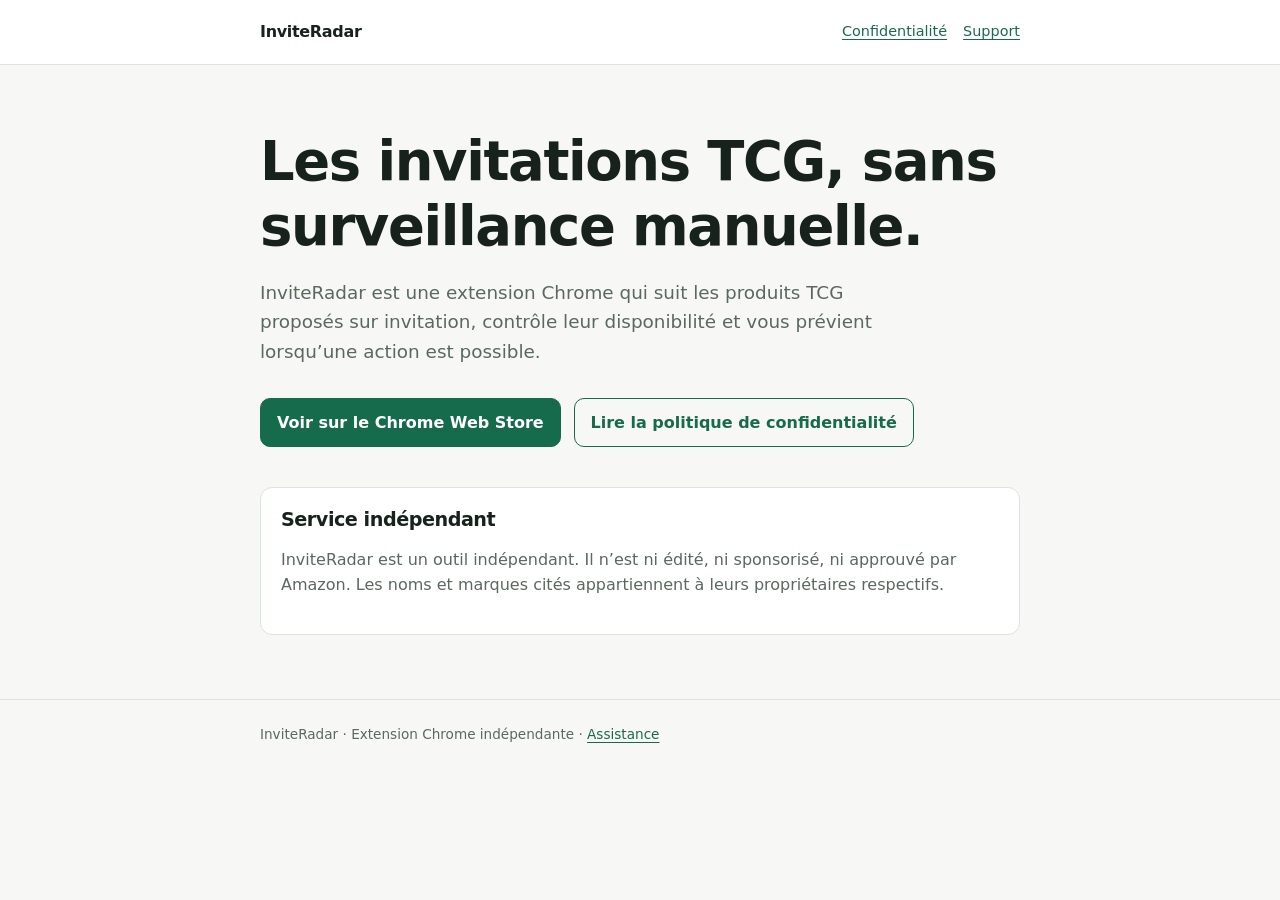
<file: index.html>
<!doctype html>
<html lang="fr">
  <head>
    <meta charset="utf-8">
    <meta name="viewport" content="width=device-width, initial-scale=1">
    <meta name="description" content="InviteRadar surveille les produits TCG proposés sur invitation et vous alerte lorsque leur état évolue.">
    <meta name="robots" content="index,follow">
    <title>InviteRadar — Alertes invitations TCG</title>
    <link rel="stylesheet" href="/styles.css">
  </head>
  <body>
    <header class="site-header">
      <div class="header-inner">
        <a class="brand" href="/">InviteRadar</a>
        <nav aria-label="Navigation principale">
          <a href="/confidentialite/">Confidentialité</a>
          <a href="/support/">Support</a>
        </nav>
      </div>
    </header>
    <main class="page">
      <h1>Les invitations TCG, sans surveillance manuelle.</h1>
      <p class="lead">
        InviteRadar est une extension Chrome qui suit les produits TCG proposés sur invitation,
        contrôle leur disponibilité et vous prévient lorsqu’une action est possible.
      </p>
      <div class="actions">
        <a class="button" href="https://chromewebstore.google.com/detail/omnadclklfdghknlhgfilpinklhgophe" rel="noopener noreferrer">Voir sur le Chrome Web Store</a>
        <a class="button secondary" href="/confidentialite/">Lire la politique de confidentialité</a>
      </div>
      <section class="card" aria-labelledby="independent-title">
        <h2 id="independent-title">Service indépendant</h2>
        <p>
          InviteRadar est un outil indépendant. Il n’est ni édité, ni sponsorisé, ni approuvé
          par Amazon. Les noms et marques cités appartiennent à leurs propriétaires respectifs.
        </p>
      </section>
    </main>
    <footer class="site-footer">
      <div class="footer-inner">InviteRadar · Extension Chrome indépendante · <a href="/support/">Assistance</a></div>
    </footer>
  </body>
</html>
</file>
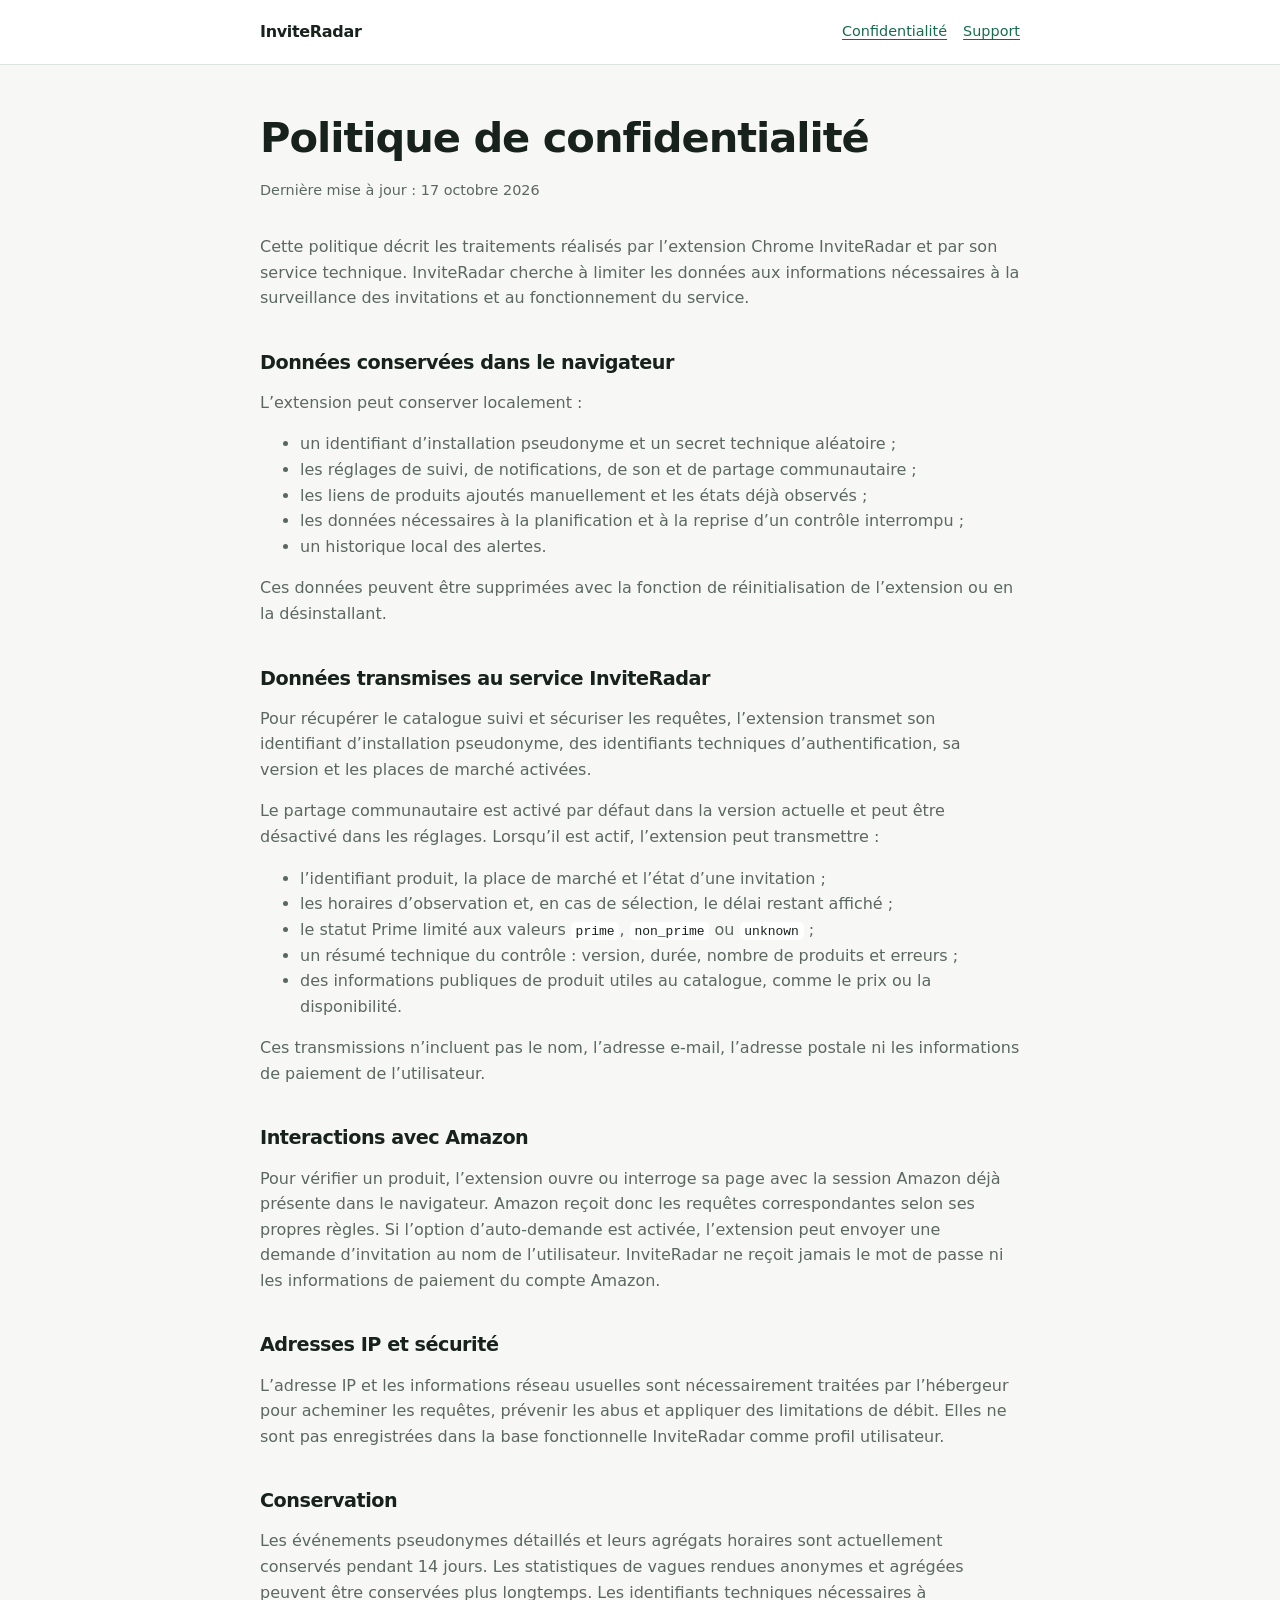
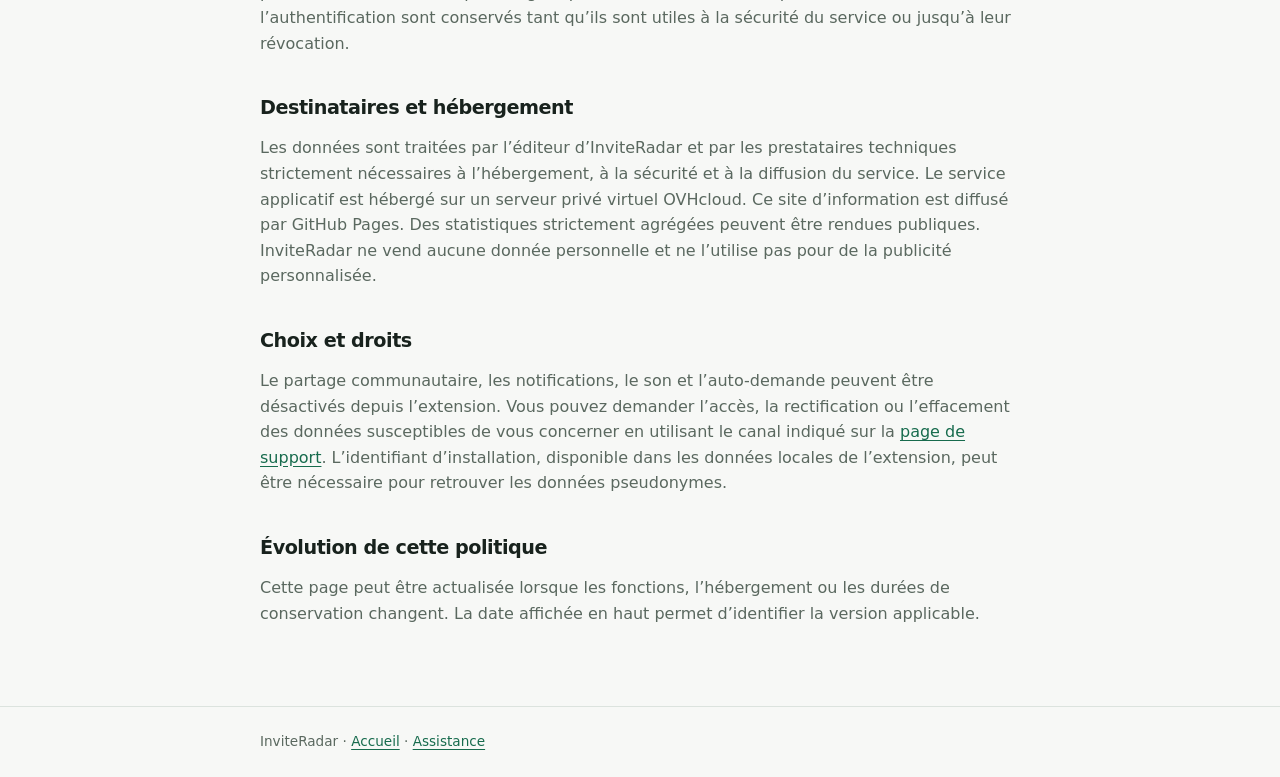
<file: confidentialite/index.html>
<!doctype html>
<html lang="fr">
  <head>
    <meta charset="utf-8">
    <meta name="viewport" content="width=device-width, initial-scale=1">
    <meta name="description" content="Politique de confidentialité de l’extension Chrome InviteRadar.">
    <meta name="robots" content="index,follow">
    <title>Politique de confidentialité — InviteRadar</title>
    <link rel="stylesheet" href="/styles.css">
  </head>
  <body>
    <header class="site-header">
      <div class="header-inner">
        <a class="brand" href="/">InviteRadar</a>
        <nav aria-label="Navigation principale">
          <a href="/confidentialite/" aria-current="page">Confidentialité</a>
          <a href="/support/">Support</a>
        </nav>
      </div>
    </header>
    <main class="page narrow">
      <h1>Politique de confidentialité</h1>
      <p class="meta">Dernière mise à jour : 17 octobre 2026</p>
      <p>
        Cette politique décrit les traitements réalisés par l’extension Chrome InviteRadar et
        par son service technique. InviteRadar cherche à limiter les données aux informations
        nécessaires à la surveillance des invitations et au fonctionnement du service.
      </p>

      <h2>Données conservées dans le navigateur</h2>
      <p>L’extension peut conserver localement :</p>
      <ul>
        <li>un identifiant d’installation pseudonyme et un secret technique aléatoire ;</li>
        <li>les réglages de suivi, de notifications, de son et de partage communautaire ;</li>
        <li>les liens de produits ajoutés manuellement et les états déjà observés ;</li>
        <li>les données nécessaires à la planification et à la reprise d’un contrôle interrompu ;</li>
        <li>un historique local des alertes.</li>
      </ul>
      <p>Ces données peuvent être supprimées avec la fonction de réinitialisation de l’extension ou en la désinstallant.</p>

      <h2>Données transmises au service InviteRadar</h2>
      <p>
        Pour récupérer le catalogue suivi et sécuriser les requêtes, l’extension transmet son
        identifiant d’installation pseudonyme, des identifiants techniques d’authentification,
        sa version et les places de marché activées.
      </p>
      <p>
        Le partage communautaire est activé par défaut dans la version actuelle et peut être
        désactivé dans les réglages. Lorsqu’il est actif, l’extension peut transmettre :
      </p>
      <ul>
        <li>l’identifiant produit, la place de marché et l’état d’une invitation ;</li>
        <li>les horaires d’observation et, en cas de sélection, le délai restant affiché ;</li>
        <li>le statut Prime limité aux valeurs <code>prime</code>, <code>non_prime</code> ou <code>unknown</code> ;</li>
        <li>un résumé technique du contrôle : version, durée, nombre de produits et erreurs ;</li>
        <li>des informations publiques de produit utiles au catalogue, comme le prix ou la disponibilité.</li>
      </ul>
      <p>
        Ces transmissions n’incluent pas le nom, l’adresse e-mail, l’adresse postale ni les
        informations de paiement de l’utilisateur.
      </p>

      <h2>Interactions avec Amazon</h2>
      <p>
        Pour vérifier un produit, l’extension ouvre ou interroge sa page avec la session Amazon
        déjà présente dans le navigateur. Amazon reçoit donc les requêtes correspondantes selon
        ses propres règles. Si l’option d’auto-demande est activée, l’extension peut envoyer une
        demande d’invitation au nom de l’utilisateur. InviteRadar ne reçoit jamais le mot de passe
        ni les informations de paiement du compte Amazon.
      </p>

      <h2>Adresses IP et sécurité</h2>
      <p>
        L’adresse IP et les informations réseau usuelles sont nécessairement traitées par
        l’hébergeur pour acheminer les requêtes, prévenir les abus et appliquer des limitations
        de débit. Elles ne sont pas enregistrées dans la base fonctionnelle InviteRadar comme
        profil utilisateur.
      </p>

      <h2>Conservation</h2>
      <p>
        Les événements pseudonymes détaillés et leurs agrégats horaires sont actuellement
        conservés pendant 14 jours. Les statistiques de vagues rendues anonymes et agrégées
        peuvent être conservées plus longtemps. Les identifiants techniques nécessaires à
        l’authentification sont conservés tant qu’ils sont utiles à la sécurité du service ou
        jusqu’à leur révocation.
      </p>

      <h2>Destinataires et hébergement</h2>
      <p>
        Les données sont traitées par l’éditeur d’InviteRadar et par les prestataires techniques
        strictement nécessaires à l’hébergement, à la sécurité et à la diffusion du service.
        Le service applicatif est hébergé sur un serveur privé virtuel OVHcloud. Ce site
        d’information est diffusé par GitHub Pages. Des statistiques strictement agrégées peuvent
        être rendues publiques. InviteRadar ne vend aucune donnée personnelle et ne l’utilise pas
        pour de la publicité personnalisée.
      </p>

      <h2>Choix et droits</h2>
      <p>
        Le partage communautaire, les notifications, le son et l’auto-demande peuvent être
        désactivés depuis l’extension. Vous pouvez demander l’accès, la rectification ou
        l’effacement des données susceptibles de vous concerner en utilisant le canal indiqué
        sur la <a href="/support/">page de support</a>. L’identifiant d’installation, disponible
        dans les données locales de l’extension, peut être nécessaire pour retrouver les données pseudonymes.
      </p>

      <h2>Évolution de cette politique</h2>
      <p>
        Cette page peut être actualisée lorsque les fonctions, l’hébergement ou les durées de
        conservation changent. La date affichée en haut permet d’identifier la version applicable.
      </p>
    </main>
    <footer class="site-footer">
      <div class="footer-inner">InviteRadar · <a href="/">Accueil</a> · <a href="/support/">Assistance</a></div>
    </footer>
  </body>
</html>
</file>
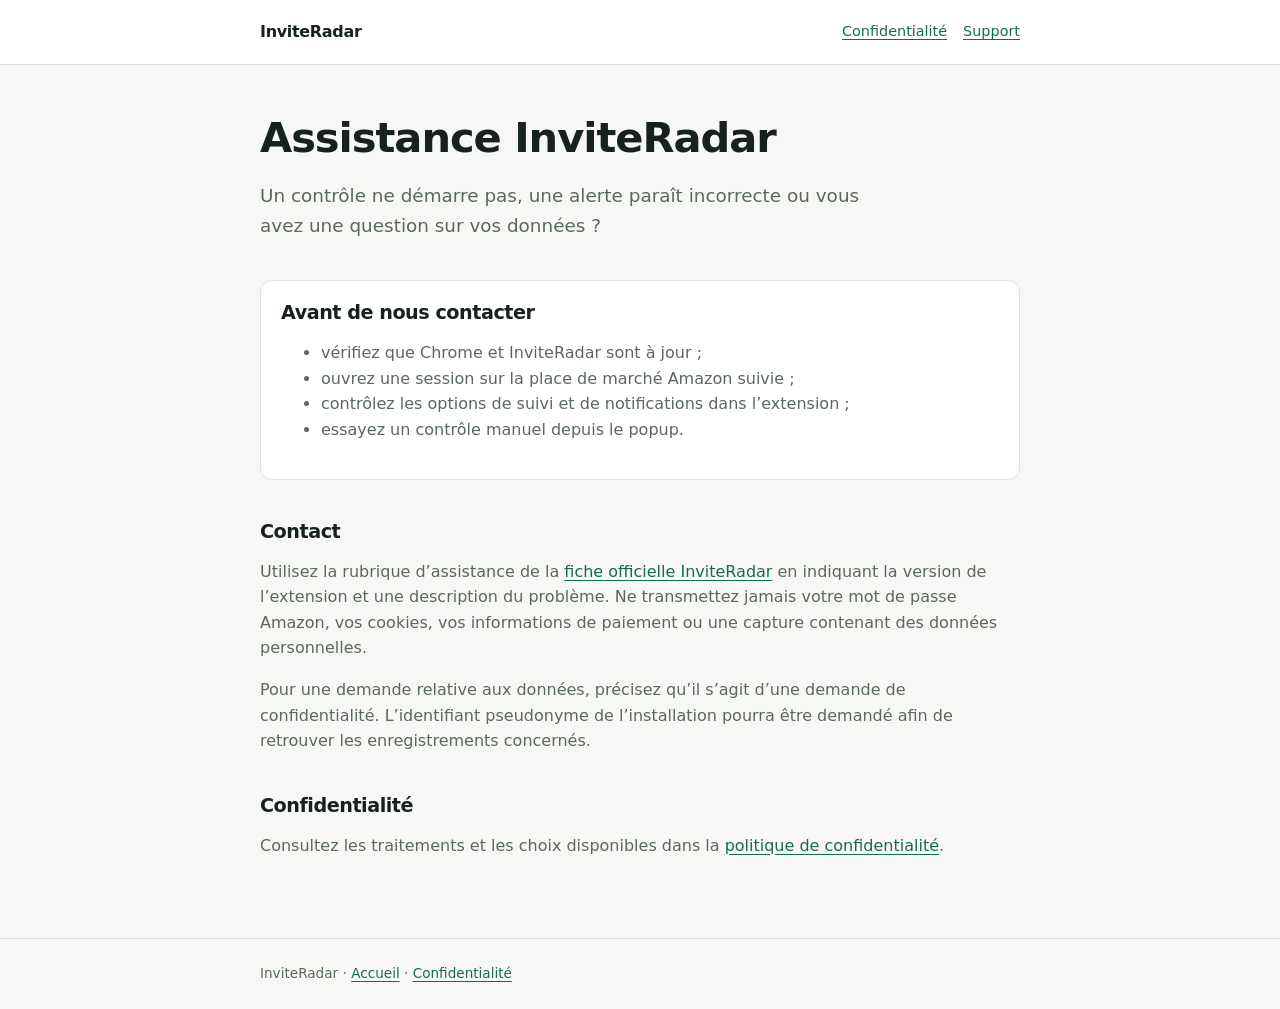
<file: support/index.html>
<!doctype html>
<html lang="fr">
  <head>
    <meta charset="utf-8">
    <meta name="viewport" content="width=device-width, initial-scale=1">
    <meta name="description" content="Assistance et contact pour l’extension Chrome InviteRadar.">
    <meta name="robots" content="index,follow">
    <title>Support — InviteRadar</title>
    <link rel="stylesheet" href="/styles.css">
  </head>
  <body>
    <header class="site-header">
      <div class="header-inner">
        <a class="brand" href="/">InviteRadar</a>
        <nav aria-label="Navigation principale">
          <a href="/confidentialite/">Confidentialité</a>
          <a href="/support/" aria-current="page">Support</a>
        </nav>
      </div>
    </header>
    <main class="page narrow">
      <h1>Assistance InviteRadar</h1>
      <p class="lead">Un contrôle ne démarre pas, une alerte paraît incorrecte ou vous avez une question sur vos données ?</p>

      <section class="card">
        <h2>Avant de nous contacter</h2>
        <ul>
          <li>vérifiez que Chrome et InviteRadar sont à jour ;</li>
          <li>ouvrez une session sur la place de marché Amazon suivie ;</li>
          <li>contrôlez les options de suivi et de notifications dans l’extension ;</li>
          <li>essayez un contrôle manuel depuis le popup.</li>
        </ul>
      </section>

      <h2>Contact</h2>
      <p>
        Utilisez la rubrique d’assistance de la
        <a href="https://chromewebstore.google.com/detail/omnadclklfdghknlhgfilpinklhgophe" rel="noopener noreferrer">fiche officielle InviteRadar</a>
        en indiquant la version de l’extension et une description du problème. Ne transmettez
        jamais votre mot de passe Amazon, vos cookies, vos informations de paiement ou une
        capture contenant des données personnelles.
      </p>
      <p>
        Pour une demande relative aux données, précisez qu’il s’agit d’une demande de
        confidentialité. L’identifiant pseudonyme de l’installation pourra être demandé afin de
        retrouver les enregistrements concernés.
      </p>

      <h2>Confidentialité</h2>
      <p>Consultez les traitements et les choix disponibles dans la <a href="/confidentialite/">politique de confidentialité</a>.</p>
    </main>
    <footer class="site-footer">
      <div class="footer-inner">InviteRadar · <a href="/">Accueil</a> · <a href="/confidentialite/">Confidentialité</a></div>
    </footer>
  </body>
</html>
</file>
<file: styles.css>
:root {
  color-scheme: light dark;
  --background: #f7f8f6;
  --surface: #ffffff;
  --text: #18221d;
  --muted: #5a685f;
  --border: #dce3de;
  --accent: #176b4d;
  --accent-strong: #0f553c;
  --focus: #f0a11a;
}

@media (prefers-color-scheme: dark) {
  :root {
    --background: #111713;
    --surface: #18201b;
    --text: #edf4ef;
    --muted: #adbbb2;
    --border: #344239;
    --accent: #69d5a4;
    --accent-strong: #8be7ba;
    --focus: #ffc55d;
  }
}

* {
  box-sizing: border-box;
}

html {
  font-family: Inter, ui-sans-serif, system-ui, -apple-system, BlinkMacSystemFont, "Segoe UI", sans-serif;
  line-height: 1.6;
  background: var(--background);
  color: var(--text);
}

body {
  margin: 0;
}

a {
  color: var(--accent);
  text-underline-offset: 0.2em;
}

a:hover {
  color: var(--accent-strong);
}

a:focus-visible {
  outline: 3px solid var(--focus);
  outline-offset: 3px;
}

.site-header,
.site-footer {
  border-color: var(--border);
  border-style: solid;
}

.site-header {
  border-width: 0 0 1px;
  background: var(--surface);
}

.site-footer {
  border-width: 1px 0 0;
  color: var(--muted);
}

.header-inner,
.page,
.footer-inner {
  width: min(100% - 2rem, 760px);
  margin-inline: auto;
}

.header-inner {
  min-height: 64px;
  display: flex;
  align-items: center;
  justify-content: space-between;
  gap: 1rem;
}

.brand {
  color: var(--text);
  font-weight: 750;
  text-decoration: none;
  letter-spacing: -0.02em;
}

nav {
  display: flex;
  flex-wrap: wrap;
  gap: 1rem;
  font-size: 0.9rem;
}

.page {
  padding-block: 4rem;
}

.page.narrow {
  padding-block: 3rem 4rem;
}

h1,
h2 {
  line-height: 1.2;
  letter-spacing: -0.025em;
}

h1 {
  margin: 0 0 1rem;
  font-size: clamp(2rem, 8vw, 3.4rem);
}

.narrow h1 {
  font-size: clamp(1.8rem, 6vw, 2.6rem);
}

h2 {
  margin: 2.5rem 0 0.7rem;
  font-size: 1.2rem;
}

p,
li {
  color: var(--muted);
}

strong {
  color: var(--text);
}

.lead {
  max-width: 640px;
  font-size: 1.15rem;
}

.actions {
  display: flex;
  flex-wrap: wrap;
  gap: 0.8rem;
  margin-top: 2rem;
}

.button {
  display: inline-flex;
  min-height: 44px;
  align-items: center;
  padding: 0.65rem 1rem;
  border: 1px solid var(--accent);
  border-radius: 10px;
  background: var(--accent);
  color: #ffffff;
  font-weight: 650;
  text-decoration: none;
}

.button:hover {
  background: var(--accent-strong);
  color: #ffffff;
}

.button.secondary {
  background: transparent;
  color: var(--accent);
}

.card {
  margin-top: 2.5rem;
  padding: 1.25rem;
  border: 1px solid var(--border);
  border-radius: 12px;
  background: var(--surface);
}

.card h2 {
  margin-top: 0;
}

.meta {
  margin-bottom: 2rem;
  font-size: 0.9rem;
}

code {
  padding: 0.1rem 0.3rem;
  border-radius: 5px;
  background: var(--surface);
  color: var(--text);
}

.footer-inner {
  padding-block: 1.5rem;
  font-size: 0.85rem;
}

@media (max-width: 540px) {
  .header-inner {
    align-items: flex-start;
    flex-direction: column;
    padding-block: 0.85rem;
  }

  .page {
    padding-block: 2.5rem;
  }
}
</file>
